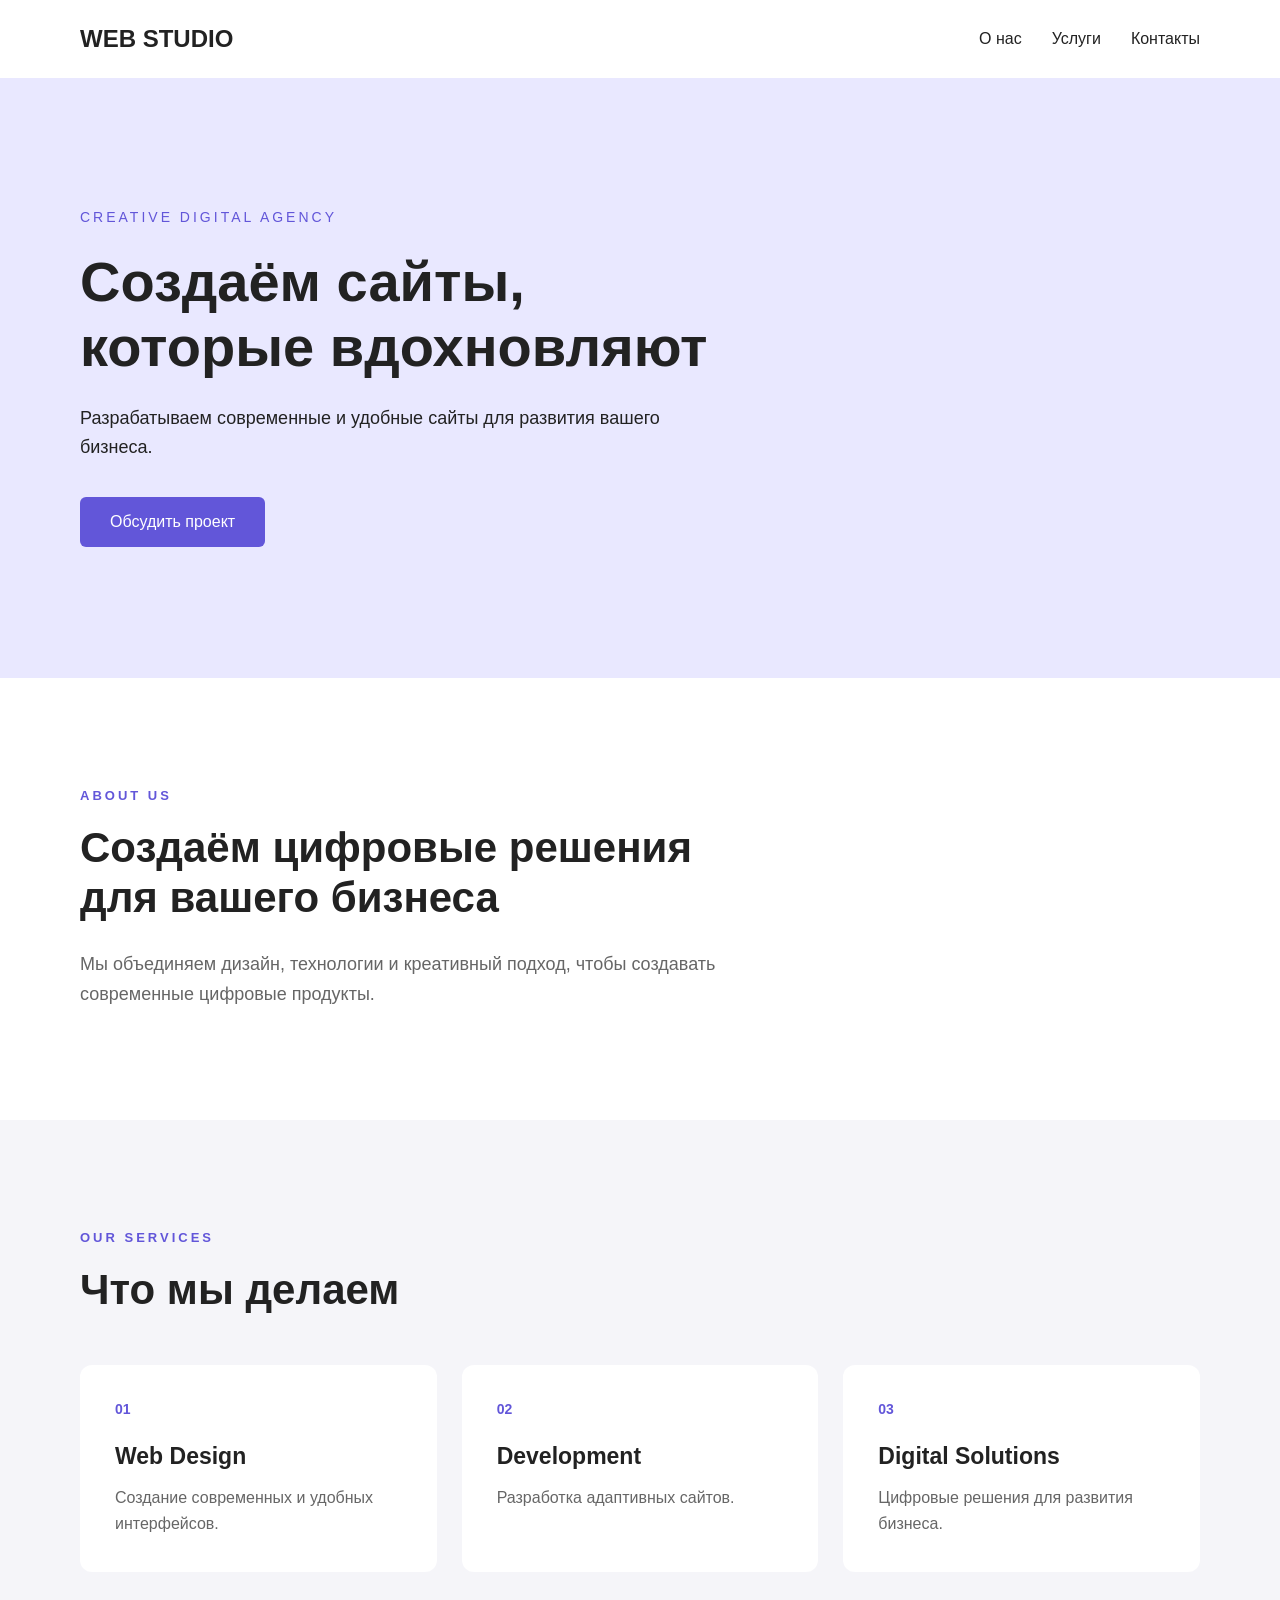
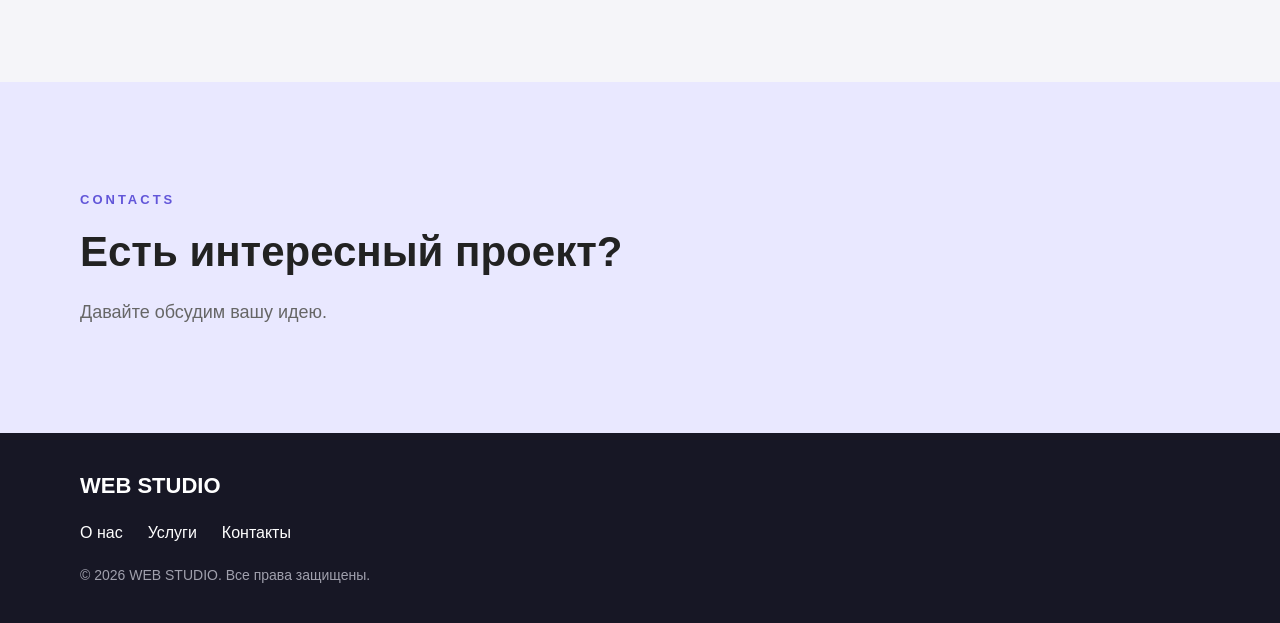
<file: index.html>
<!DOCTYPE html>
<html lang="ru">
<head>
    <meta charset="UTF-8">
    <meta name="viewport" content="width=device-width, initial-scale=1.0">
    <title>Landing Page</title>
    <link rel="stylesheet" href="style.css">
</head>
<body>

    <header class="header">
        <div class="logo">WEB STUDIO</div>

        <button class="menu-toggle" aria-label="Открыть меню" aria-expanded="false">
            <span></span>
            <span></span>
            <span></span>
        </button>

        <nav class="navigation">
            <a href="#about">О нас</a>
            <a href="#services">Услуги</a>
            <a href="#contacts">Контакты</a>
        </nav>
    </header>

    <main>
        <section class="hero">
            <div class="hero-content">
                <p class="hero-subtitle">CREATIVE DIGITAL AGENCY</p>

                <h1>Создаём сайты,<br>которые вдохновляют</h1>

                <p class="hero-description">
                    Разрабатываем современные и удобные сайты
                    для развития вашего бизнеса.
                </p>

                <a href="#contacts" class="hero-button">
                    Обсудить проект
                </a>
            </div>
        </section>

        <section class="about" id="about">
            <div class="section-container">
                <p class="section-label">ABOUT US</p>
                <h2>Создаём цифровые решения<br>для вашего бизнеса</h2>
                <p>
                    Мы объединяем дизайн, технологии и креативный подход,
                    чтобы создавать современные цифровые продукты.
                </p>
            </div>
        </section>

        <section class="services" id="services">
            <div class="section-container">
                <p class="section-label">OUR SERVICES</p>
                <h2>Что мы делаем</h2>

                <div class="services-grid">
                    <article class="service-card">
                        <span>01</span>
                        <h3>Web Design</h3>
                        <p>Создание современных и удобных интерфейсов.</p>
                    </article>

                    <article class="service-card">
                        <span>02</span>
                        <h3>Development</h3>
                        <p>Разработка адаптивных сайтов.</p>
                    </article>

                    <article class="service-card">
                        <span>03</span>
                        <h3>Digital Solutions</h3>
                        <p>Цифровые решения для развития бизнеса.</p>
                    </article>
                </div>
            </div>
        </section>

        <section class="contacts" id="contacts">
            <div class="section-container">
                <p class="section-label">CONTACTS</p>
                <h2>Есть интересный проект?</h2>
                <p>Давайте обсудим вашу идею.</p>
            </div>
        </section>

    </main>

    <footer class="footer">
        <div class="footer-container">
            <div class="footer-logo">WEB STUDIO</div>

            <nav class="footer-navigation">
                <a href="#about">О нас</a>
                <a href="#services">Услуги</a>
                <a href="#contacts">Контакты</a>
            </nav>

            <p class="footer-copy">
                © 2026 WEB STUDIO. Все права защищены.
            </p>
        </div>
    </footer>

<script src="script.js"></script>
</body>
</html>
</file>
<file: style.css>
html {
    scroll-behavior: smooth;
}
/* Сбрасываем стандартные отступы браузера */
* {
    margin: 0;
    padding: 0;
    box-sizing: border-box;
}

/* Общие настройки страницы */
body {
    font-family: Arial, sans-serif;
    background-color: #f5f5f5;
    color: #222222;
}

/* Шапка сайта */
.header {
    display: flex;
    justify-content: space-between;
    align-items: center;
    padding: 25px 80px;
    background-color: #ffffff;
}

/* Логотип */
.logo {
    font-size: 24px;
    font-weight: bold;
}

/* Навигация */
.navigation {
    display: flex;
    gap: 30px;
}

.navigation a {
    text-decoration: none;
    color: #222222;
    font-size: 16px;
}

/* Главный экран */
.hero {
    min-height: 600px;
    display: flex;
    align-items: center;
    padding: 80px;
    background-color: #e9e8ff;
}

/* Содержимое главного экрана */
.hero-content {
    max-width: 650px;
}

/* Подзаголовок */
.hero-subtitle {
    font-size: 14px;
    letter-spacing: 3px;
    color: #6256d9;
    margin-bottom: 25px;
}

/* Главный заголовок */
.hero h1 {
    font-size: 56px;
    line-height: 1.15;
    margin-bottom: 25px;
}

/* Описание */
.hero-description {
    font-size: 18px;
    line-height: 1.6;
    margin-bottom: 35px;
}

/* Кнопка */
.hero-button {
    display: inline-block;
    padding: 16px 30px;
    background-color: #6256d9;
    color: #ffffff;
    text-decoration: none;
    border-radius: 6px;
    transition: all 0.3s ease;
}
.hero-button:hover {
    background-color: #171725;
    color: #ffffff;
    transform: translateY(-3px);
    box-shadow: 0 8px 20px rgba(0, 0, 0, 0.15);
}

.hero-button:active {
    transform: translateY(0);
}

.menu-toggle {
    display: none;
    flex-direction: column;
    gap: 5px;
    border: none;
    background: none;
    cursor: pointer;
}

.menu-toggle span {
    width: 25px;
    height: 2px;
    background-color: #222222;
}

/* Общие настройки секций */
.section-container {
    max-width: 1200px;
    width: 100%;
    margin: 0 auto;
}

/* Подзаголовки секций */
.section-label {
    color: #6256d9;
    font-size: 13px;
    font-weight: 700;
    letter-spacing: 3px;
    margin-bottom: 20px;
}

/* Заголовки секций */
.section-container h2 {
    font-size: 42px;
    line-height: 1.2;
    margin-bottom: 25px;
}

/* Секция About */
.about {
    padding: 110px 80px;
    background-color: #ffffff;
}

.about .section-container > p:last-child {
    max-width: 650px;
    font-size: 18px;
    line-height: 1.7;
    color: #666666;
}

/* Секция Services */
.services {
    padding: 110px 80px;
    background-color: #f5f5f9;
}

.services-grid {
    display: grid;
    grid-template-columns: repeat(3, 1fr);
    gap: 25px;
    margin-top: 50px;
}

.service-card {
    padding: 35px;
    background-color: #ffffff;
    border-radius: 12px;
    transition: transform 0.3s ease, box-shadow 0.3s ease;
}

.service-card:hover {
    transform: translateY(-8px);
    box-shadow: 0 15px 35px rgba(0, 0, 0, 0.08);
}

.service-card span {
    color: #6256d9;
    font-size: 14px;
    font-weight: 700;
}

.service-card h3 {
    font-size: 23px;
    margin: 25px 0 15px;
}

.service-card p {
    color: #666666;
    line-height: 1.6;
}

/* Секция Contacts */
.contacts {
    padding: 110px 80px;
    background-color: #e9e8ff;
}

.contacts .section-container > p:last-child {
    font-size: 18px;
    color: #666666;
}

.footer {
    background-color: #171725;
    color: #ffffff;
    padding: 40px 80px;
}

.footer-container {
    max-width: 1200px;
    margin: 0 auto;
}

.footer-logo {
    font-size: 22px;
    font-weight: 700;
    margin-bottom: 25px;
}

.footer-navigation {
    display: flex;
    gap: 25px;
    margin-bottom: 25px;
}

.footer-navigation a {
    color: #ffffff;
    text-decoration: none;
    transition: color 0.3s;
}

.footer-navigation a:hover {
    color: #f8991d;
}

.footer-copy {
    color: #a0a0ad;
    font-size: 14px;
}

/* Адаптация для планшетов и телефонов */
@media (max-width: 768px) {

    .header {
        padding: 20px;
        position: relative;
    }

    .menu-toggle {
        display: flex;
    }

    .navigation {
        display: none;
        position: absolute;
        top: 100%;
        left: 0;
        width: 100%;
        padding: 20px;
        background-color: #ffffff;
        flex-direction: column;
        gap: 15px;
        z-index: 10;
    }

    .navigation.active {
        display: flex;
    }

    .hero {
        min-height: 500px;
        padding: 40px 20px;
    }

    .hero h1 {
        font-size: 38px;
    }

    .hero-description {
        font-size: 16px;
    }

    .about,
    .services,
    .contacts {
        padding: 70px 20px;
    }

    .section-container h2 {
        font-size: 32px;
    }

    .services-grid {
        grid-template-columns: 1fr;
        gap: 18px;
        margin-top: 35px;
    }

    .service-card {
        padding: 28px;
    }
    .footer {
        padding: 35px 20px;
    }

    .footer-navigation {
        flex-wrap: wrap;
        gap: 15px;
    }
}
</file>
